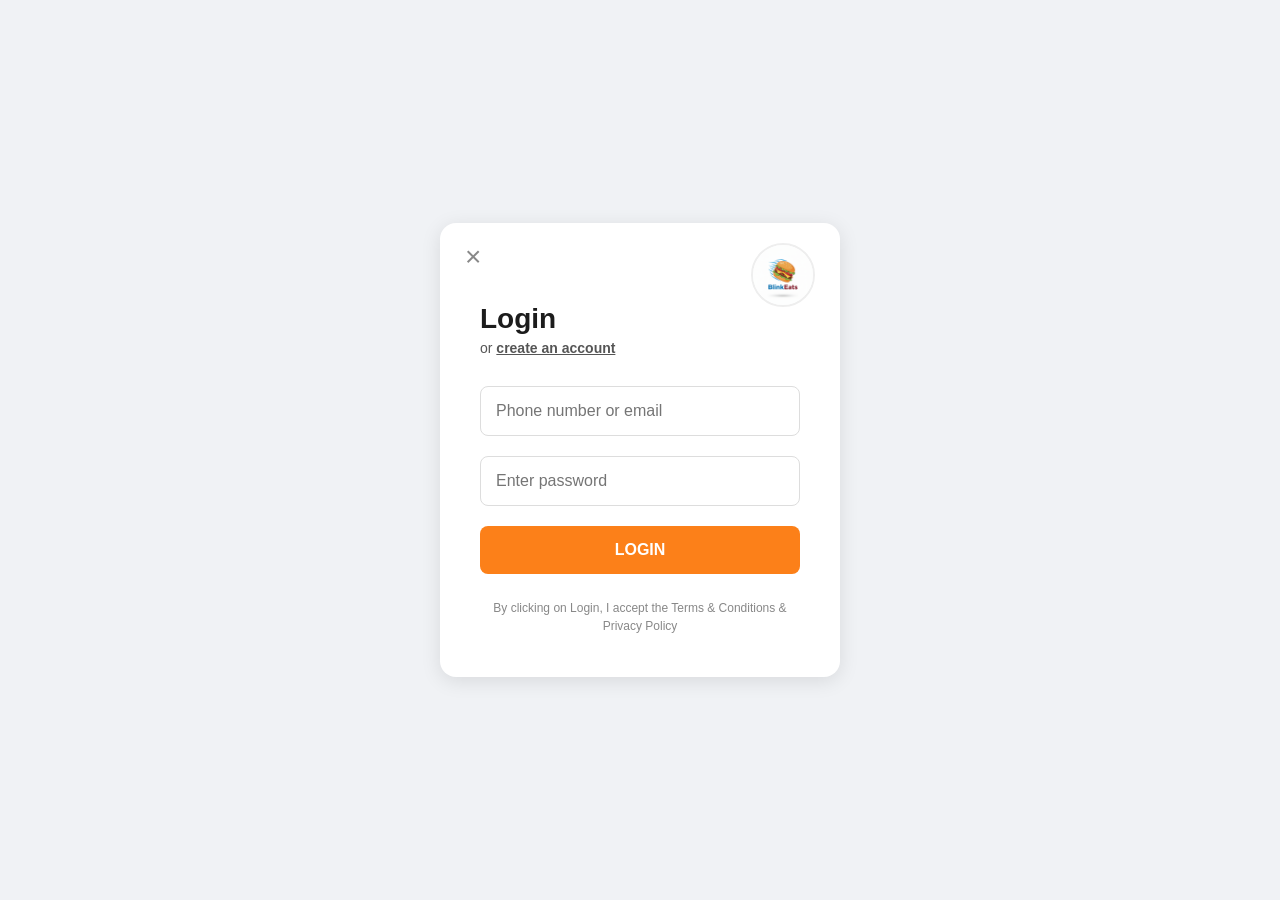
<file: WT-LAB-main/signin.html>
<!DOCTYPE html>
<html lang="en">
<head>
    <meta charset="UTF-8">
    <meta name="viewport" content="width=device-width, initial-scale=1.0">
    <title>Login</title>
    <link rel="stylesheet" href="4signstyle.css">
</head>
<body>
    <div class="auth-container">
        <div class="auth-header">
            <span class="close-btn">&times;</span>
            <img src="Logo.png" alt="Logo" class="logo-img">
        </div>
        
        <h1>Login</h1>
        <p class="sub-heading">or <a href="signup.html">create an account</a></p>

        <form id="loginForm">
            <div class="input-group">
                <input type="text" id="identifier" placeholder="Phone number or email" required>
            </div>
            <div class="input-group">
                <input type="password" id="password" placeholder="Enter password" required>
            </div>
            <button type="submit" class="btn">LOGIN</button>
        </form>

        <p class="legal-text">
            By clicking on Login, I accept the Terms & Conditions & Privacy Policy
        </p>
    </div>
    <script src="signin.js"></script>
</body>
</html>
</file>
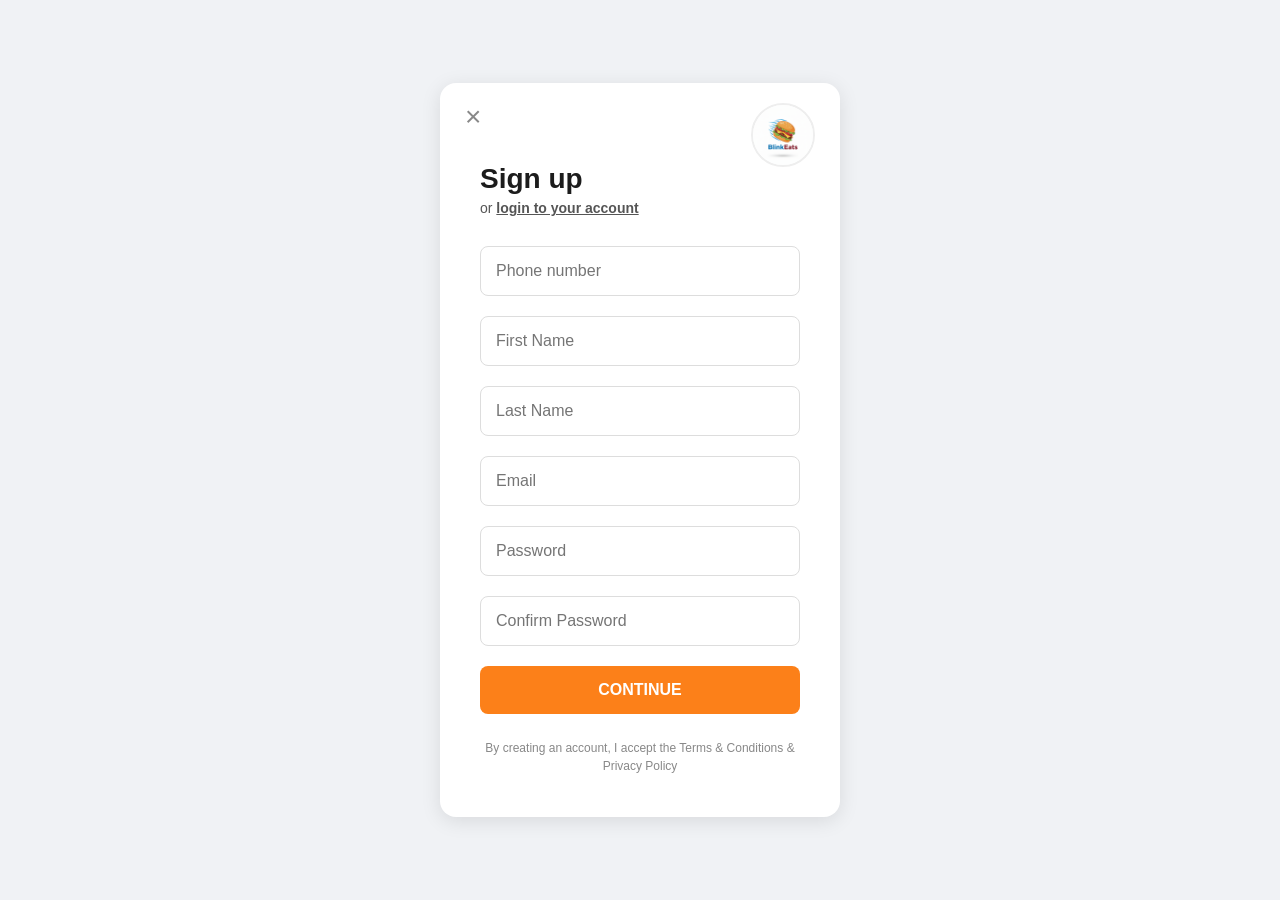
<file: WT-LAB-main/signup.html>
<!DOCTYPE html>
<html lang="en">
<head>
    <meta charset="UTF-8">
    <meta name="viewport" content="width=device-width, initial-scale=1.0">
    <title>Sign Up</title>
    <link rel="stylesheet" href="4signstyle.css">
</head>
<body>
    <div class="auth-container">
        <div class="auth-header">
            <span class="close-btn">&times;</span>
            <img src="Logo.png" alt="Logo" class="logo-img">
        </div>
        
        <h1>Sign up</h1>
        <p class="sub-heading">or <a href="signin.html">login to your account</a></p>

        <form id="signupForm">
            <div class="input-group">
                <input type="tel" id="phone" placeholder="Phone number" required>
            </div>
            <div class="input-group">
                <input type="text" id="firstName" placeholder="First Name" required>
            </div>
            <div class="input-group">
                <input type="text" id="lastName" placeholder="Last Name" required>
            </div>
            <div class="input-group">
                <input type="email" id="email" placeholder="Email" required>
            </div>
            <div class="input-group">
                <input type="password" id="password" placeholder="Password" required>
            </div>
            <div class="input-group">
                <input type="password" id="confirmPassword" placeholder="Confirm Password" required>
            </div>
            
            <button type="submit" class="btn">CONTINUE</button>
        </form>

        <p class="legal-text">
            By creating an account, I accept the Terms & Conditions & Privacy Policy
        </p>
    </div>
    <script src="signup.js"></script>
</body>
</html>
</file>
<file: WT-LAB-main/4signstyle.css>
body {
    font-family: Arial, sans-serif;
    background-color: #f0f2f5;
    display: flex;
    justify-content: center;
    align-items: center;
    min-height: 100vh;
    margin: 0;
}

.auth-container {
    background: #fff;
    padding: 30px 40px;
    border-radius: 16px;
    box-shadow: 0 4px 20px rgba(0, 0, 0, 0.1);
    width: 100%;
    max-width: 400px;
    position: relative;
    box-sizing: border-box;
}

.close-btn {
    position: absolute;
    top: 20px;
    left: 25px;
    font-size: 28px;
    color: #888;
    cursor: pointer;
    line-height: 1;
}

.logo-img {
    position: absolute;
    top: 20px;
    right: 25px;
    width: 60px;
    height: 60px;
    border-radius: 50%;
    border: 2px solid #eee;
}

h1 {
    font-size: 28px;
    font-weight: bold;
    color: #1c1c1c;
    margin: 0;
    margin-top: 50px;
    text-align: left;
}

.sub-heading {
    margin: 5px 0 30px 0;
    color: #555;
    font-size: 14px;
}

.sub-heading a {
    color: inherit;
    text-decoration: underline; /* This line was changed */
    font-weight: bold;
}

.input-group {
    margin-bottom: 20px;
}

input[type="tel"],
input[type="text"],
input[type="email"],
input[type="password"] {
    width: 100%;
    padding: 15px;
    border: 1px solid #ddd;
    border-radius: 8px;
    font-size: 16px;
    box-sizing: border-box;
}

.btn {
    width: 100%;
    padding: 15px;
    background-color: #fc8019;
    color: white;
    border: none;
    border-radius: 8px;
    font-size: 16px;
    font-weight: bold;
    cursor: pointer;
    transition: background-color 0.2s;
}

.btn:hover {
    background-color: #e06f15;
}

.legal-text {
    font-size: 12px;
    color: #888;
    text-align: center;
    margin-top: 25px;
    line-height: 1.5;
}
</file>
